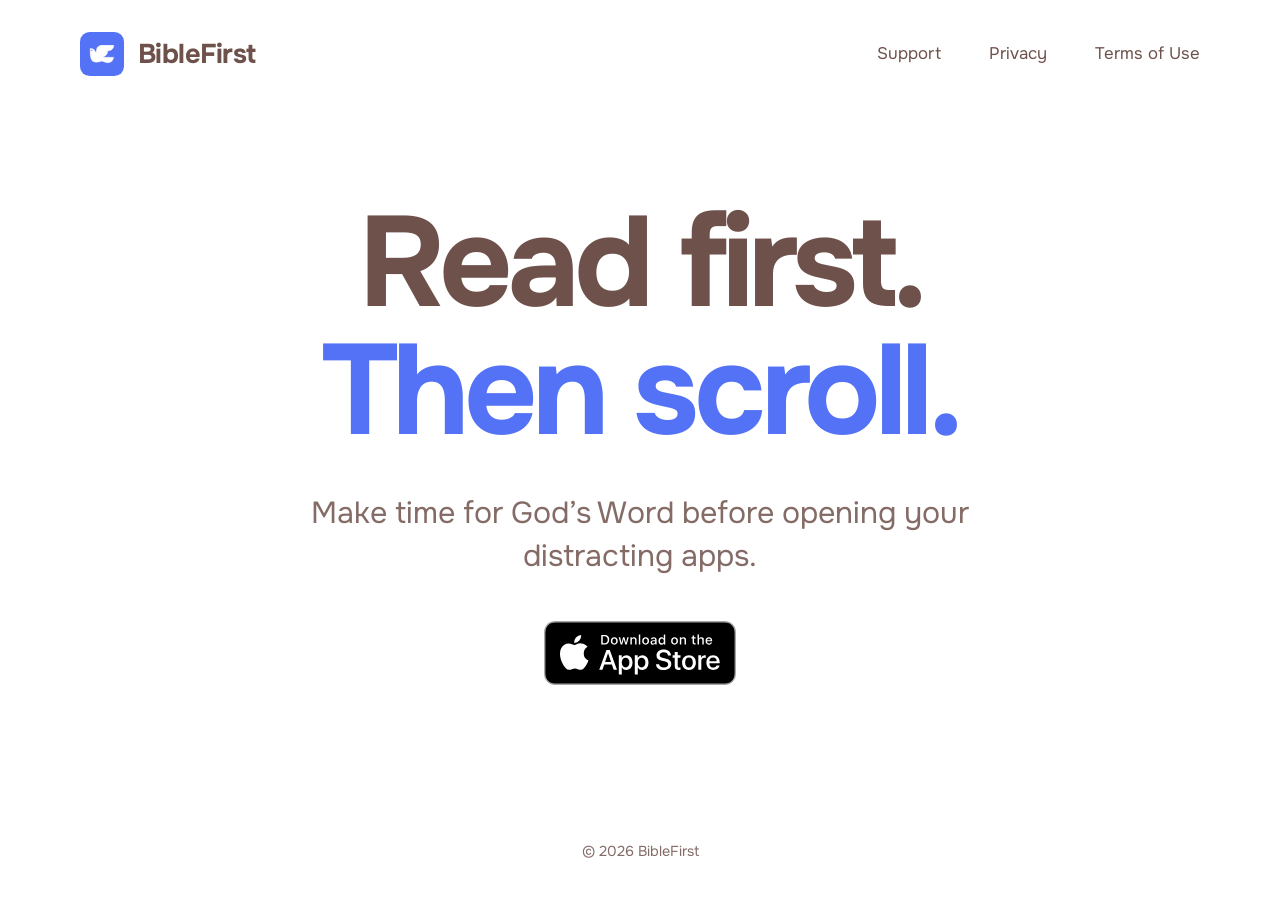
<file: index.html>
<!doctype html>
<html lang="en">
<head>
<meta charset="utf-8">
<meta name="viewport" content="width=device-width, initial-scale=1">
<title>BibleFirst – Read the Bible before you scroll</title>
<meta name="description" content="BibleFirst locks your distracting apps until you read a short Bible passage each day.">
<link rel="icon" href="app-icon.svg" type="image/svg+xml">
<link rel="preconnect" href="https://fonts.googleapis.com">
<link rel="preconnect" href="https://fonts.gstatic.com" crossorigin>
<link href="https://fonts.googleapis.com/css2?family=Onest:wght@400;500;700&display=swap" rel="stylesheet">
<link rel="stylesheet" href="style.css">
</head>
<body>
<div class="wrap">
  <header class="site">
    <a class="brand" href="/"><img src="app-icon.svg" alt="">BibleFirst</a>
    <nav><a href="support.html">Support</a><a href="privacy.html">Privacy</a><a href="https://www.apple.com/legal/internet-services/itunes/dev/stdeula/" target="_blank" rel="noopener">Terms of Use</a></nav>
  </header>
</div>

<main class="home">
  <section class="hero">
    <h1>Read first.<span>Then scroll.</span></h1>
    <p class="lead">Make time for God’s Word before opening your distracting apps.</p>
    <!-- Paste your App Store link in the href below -->
    <a class="store" href="#"><img src="app-store-badge.svg" alt="Download on the App Store"></a>
  </section>
</main>

<footer class="site">© 2026 BibleFirst</footer>
</body>
</html>
</file>
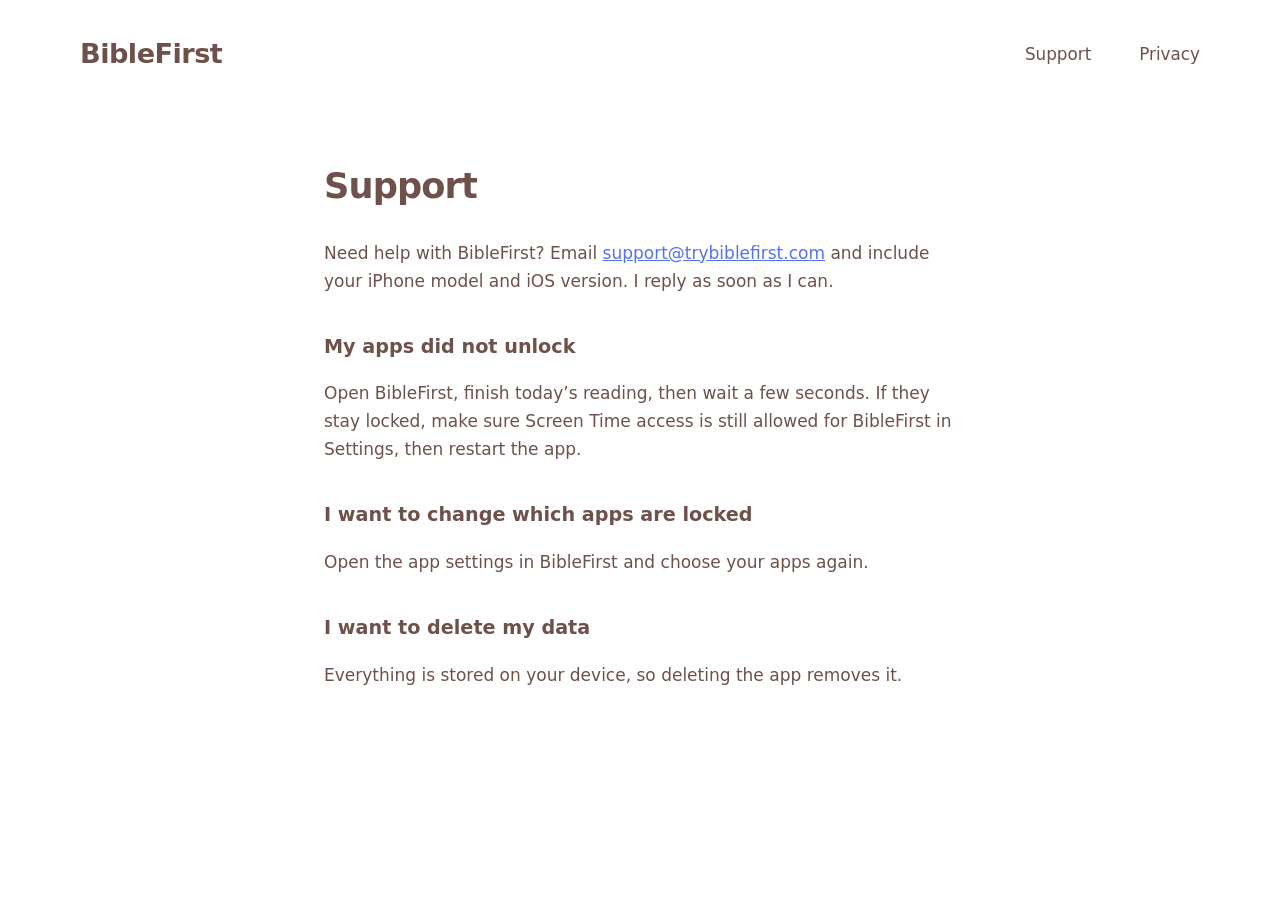
<file: support.html>
<!doctype html>
<html lang="en">
<head>
<meta charset="utf-8">
<meta name="viewport" content="width=device-width, initial-scale=1">
<title>BibleFirst Support</title>
<link rel="preconnect" href="https://fonts.googleapis.com">
<link rel="preconnect" href="https://fonts.gstatic.com" crossorigin>
<link href="https://fonts.googleapis.com/css2?family=DM+Sans:wght@400;500;700&family=Literata:wght@400;700&display=swap" rel="stylesheet">
<link rel="stylesheet" href="style.css">
</head>
<body>
<div class="wrap"><header class="site"><a class="brand" href="/">BibleFirst</a><nav><a href="support.html">Support</a><a href="privacy.html">Privacy</a></nav></header></div>
<main class="doc">
  <h1>Support</h1>
  <p>Need help with BibleFirst? Email <a href="mailto:support@trybiblefirst.com">support@trybiblefirst.com</a> and include your iPhone model and iOS version. I reply as soon as I can.</p>
  <h2>My apps did not unlock</h2>
  <p>Open BibleFirst, finish today’s reading, then wait a few seconds. If they stay locked, make sure Screen Time access is still allowed for BibleFirst in Settings, then restart the app.</p>
  <h2>I want to change which apps are locked</h2>
  <p>Open the app settings in BibleFirst and choose your apps again.</p>
  <h2>I want to delete my data</h2>
  <p>Everything is stored on your device, so deleting the app removes it.</p>
</main>
</body>
</html>
</file>
<file: style.css>
:root{
  --brown:#6f514b; --blue:#5472f5; --white:#fff;
  --brown-soft:rgba(111,81,75,.85);
  --font:"Onest", system-ui, -apple-system, "Segoe UI", Roboto, sans-serif;
}
*{box-sizing:border-box}
body{margin:0;min-height:100vh;display:flex;flex-direction:column;font-family:var(--font);color:var(--brown);background:var(--white);line-height:1.65;font-size:17px}
a{color:var(--blue)}
a:focus-visible{outline:3px solid var(--blue);outline-offset:3px}
.wrap{width:100%;max-width:1200px;margin:0 auto;padding:0 40px}

header.site{display:flex;justify-content:space-between;align-items:center;padding:32px 0}
.brand{display:flex;align-items:center;gap:14px;font-weight:700;font-size:1.7rem;letter-spacing:-.02em;color:var(--brown);text-decoration:none}
.brand img{width:44px;height:44px;border-radius:22%;display:block}
nav a{margin-left:48px;color:var(--brown);text-decoration:none;font-weight:400;font-size:1.05rem}
nav a:hover{color:var(--blue)}

main.home{flex:1;display:flex;align-items:center;justify-content:center;text-align:center;padding:40px 24px 80px}
.hero h1{font-size:clamp(3.2rem,11vw,8rem);line-height:1;letter-spacing:-.045em;margin:0 0 36px;font-weight:700}
.hero h1 span{display:block;color:var(--blue)}
.hero p.lead{font-size:clamp(1.2rem,2.6vw,1.9rem);line-height:1.4;color:var(--brown-soft);max-width:22em;margin:0 auto 44px}
.store img{height:64px;width:auto;display:block;margin:0 auto}

footer.site{padding:24px 0 36px;color:var(--brown-soft);font-size:.9rem;text-align:center}

.doc{max-width:680px;margin:24px auto 80px;padding:0 24px}
.doc h1{font-size:2.2rem;letter-spacing:-.025em;margin-top:24px}
.doc h2{font-size:1.2rem;margin-top:36px}

@media (max-width:640px){
  .wrap{padding:0 20px}
  header.site{padding:20px 0;flex-wrap:wrap;gap:12px}
  .brand{font-size:1.35rem}
  .brand img{width:36px;height:36px}
  nav a{margin-left:0;margin-right:20px;font-size:.95rem}
}
</file>
